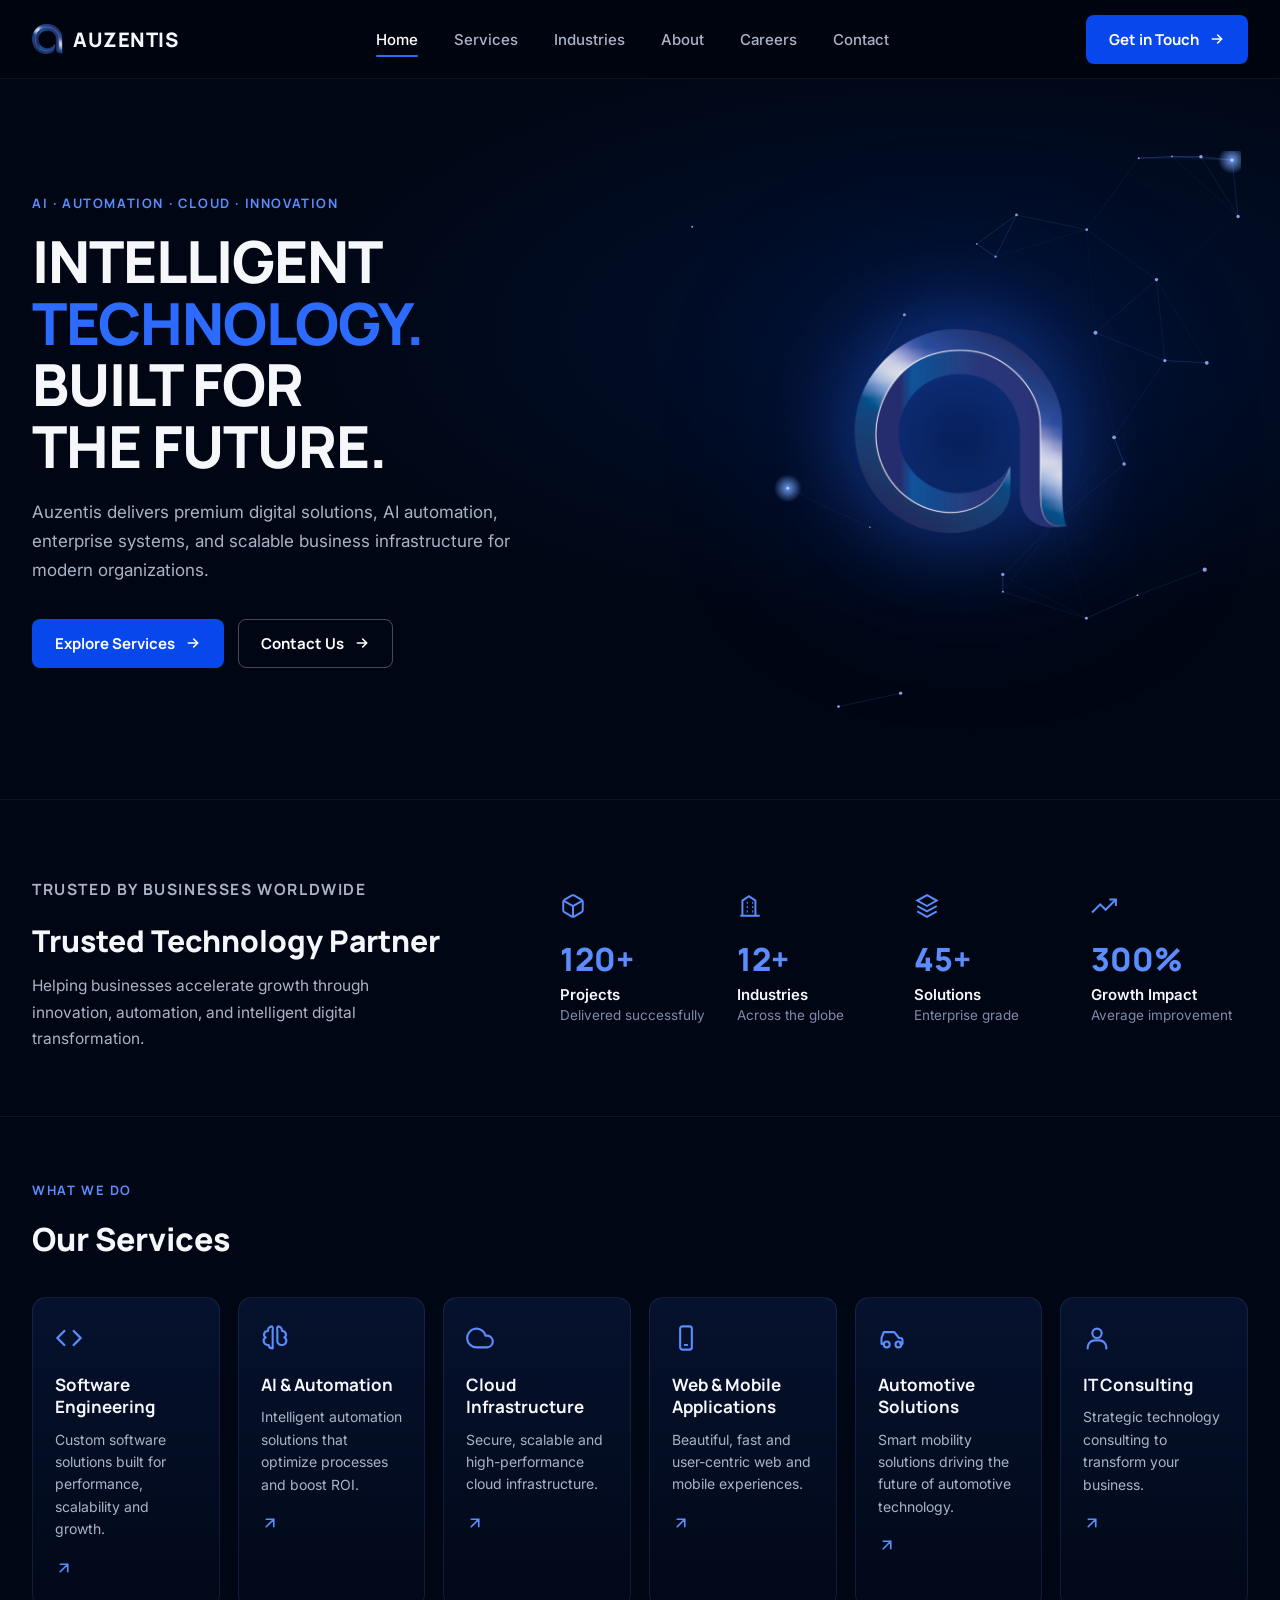
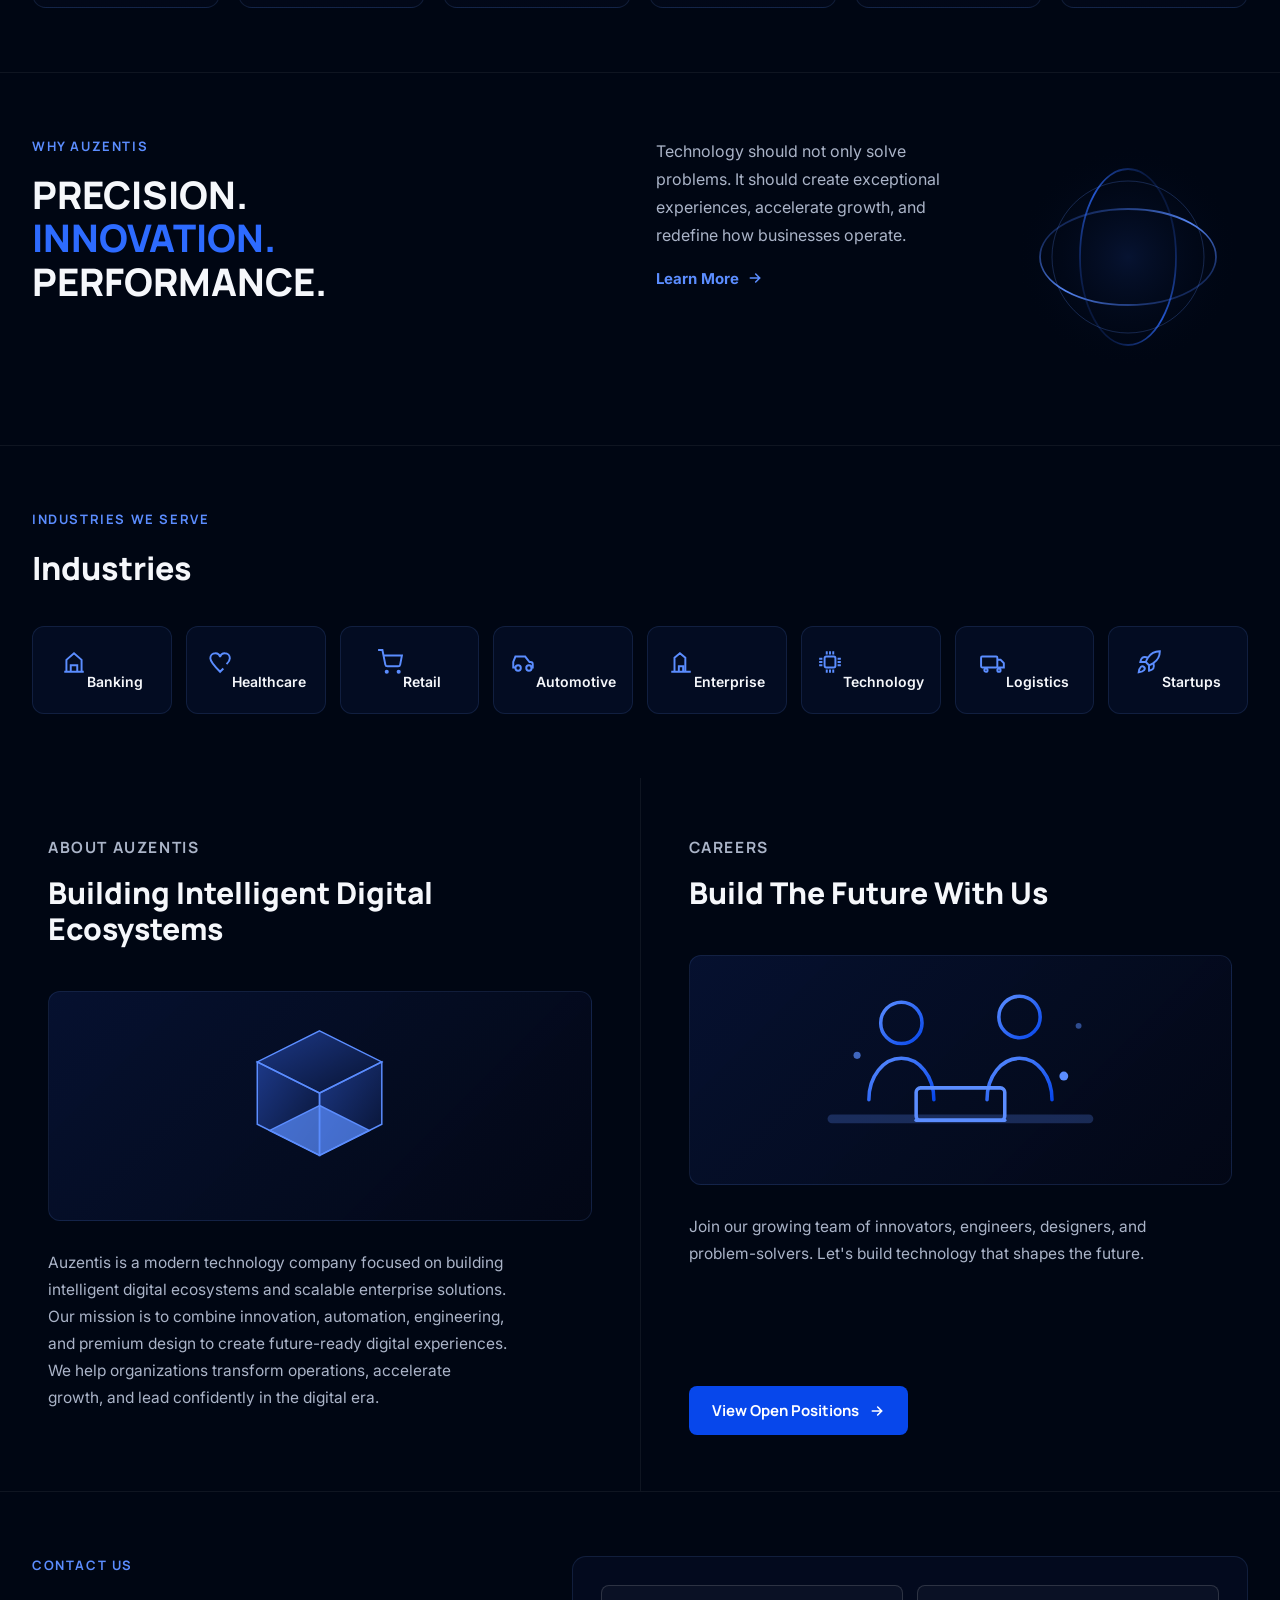
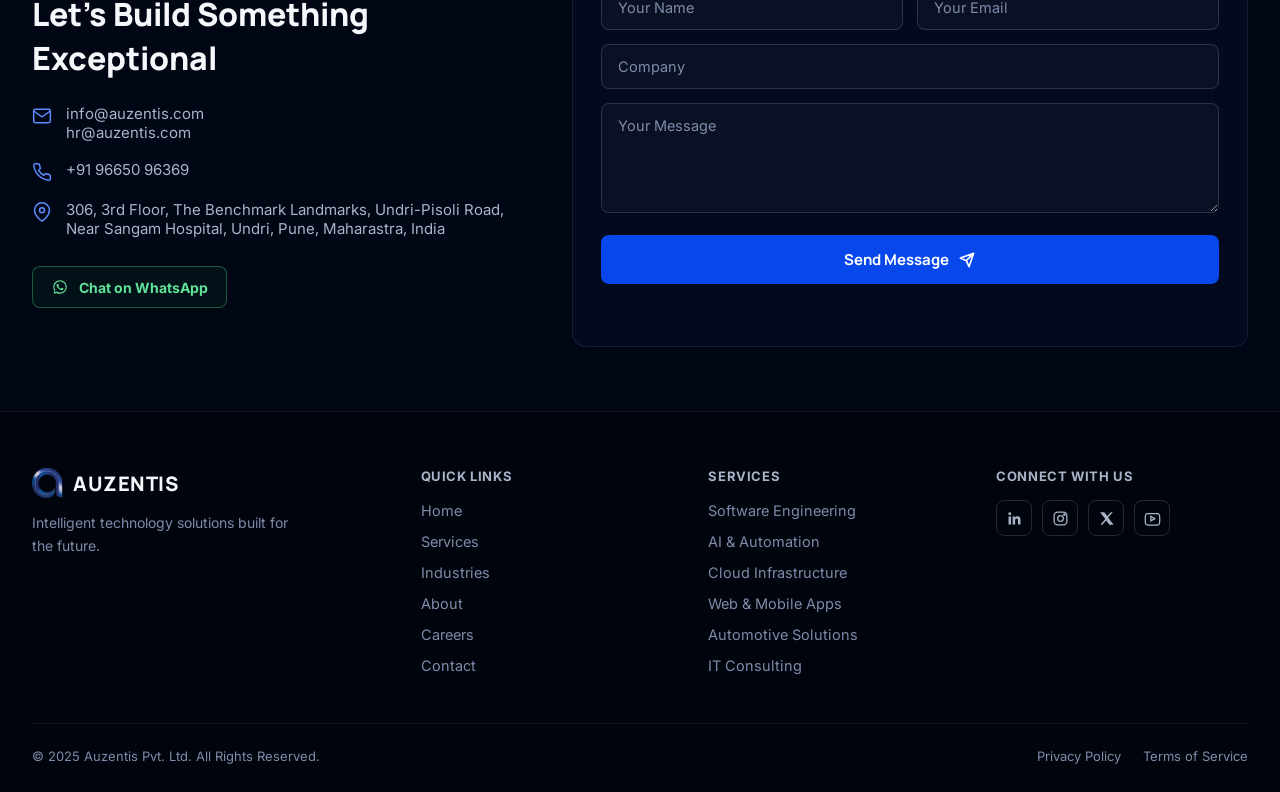
<file: index.html>
<!DOCTYPE html>
<html lang="en">
<head>
<meta charset="UTF-8">
<meta name="viewport" content="width=device-width, initial-scale=1.0">
<title>Auzentis - Intelligent Technology. Built For The Future.</title>
<meta name="description" content="Auzentis delivers premium digital solutions, AI automation, enterprise systems, and scalable business infrastructure for modern organizations.">
<link rel="icon" type="image/png" href="assets/favicon-32.png">
<link rel="apple-touch-icon" href="assets/apple-touch-icon.png">
<link rel="preconnect" href="https://fonts.googleapis.com">
<link rel="preconnect" href="https://fonts.gstatic.com" crossorigin>
<link href="https://fonts.googleapis.com/css2?family=Inter:wght@400;500;600;700;800;900&family=Manrope:wght@400;500;600;700;800&display=swap" rel="stylesheet">
<style>
  :root{
    --bg-0:#00040c;
    --bg-1:#000613;
    --bg-2:#000a1a;
    --bg-3:#02091c;
    --card:#04123180;
    --card-solid:#071534;
    --border-soft:rgba(70,100,170,0.22);
    --border-strong:rgba(110,150,255,0.3);
    --blue:#0747eb;
    --blue-bright:#2d6bff;
    --blue-light:#5b8dff;
    --white:#f5f7fb;
    --grey:#aab4c8;
    --grey-dim:#7f8baa;
    --radius:14px;
    --maxw:1280px;
    --font-display:'Manrope', 'Inter', sans-serif;
    --font-body:'Inter', sans-serif;
  }

  *{margin:0;padding:0;box-sizing:border-box;}

  html{scroll-behavior:smooth;}

  body{
    background:var(--bg-1);
    color:var(--white);
    font-family:var(--font-body);
    -webkit-font-smoothing:antialiased;
    overflow-x:hidden;
  }

  a{color:inherit;text-decoration:none;}
  ul{list-style:none;}
  button{font-family:inherit;cursor:pointer;}

  img{max-width:100%;display:block;}

  .wrap{
    max-width:var(--maxw);
    margin:0 auto;
    padding:0 32px;
  }

  :focus-visible{
    outline:2px solid var(--blue-light);
    outline-offset:3px;
    border-radius:4px;
  }

  /* ---------- Buttons ---------- */
  .btn{
    display:inline-flex;
    align-items:center;
    gap:10px;
    font-family:var(--font-display);
    font-weight:700;
    font-size:15px;
    padding:13px 22px;
    border-radius:8px;
    border:1px solid transparent;
    transition:transform .15s ease, box-shadow .15s ease, background .15s ease, border-color .15s ease;
    white-space:nowrap;
  }
  .btn svg{transition:transform .2s ease;}
  .btn:hover svg{transform:translateX(3px);}
  .btn-primary{
    background:var(--blue);
    color:#fff;
    box-shadow:0 0 0 0 rgba(7,71,235,0.5);
  }
  .btn-primary:hover{
    background:var(--blue-bright);
    box-shadow:0 6px 24px -4px rgba(13,90,255,0.55);
    transform:translateY(-1px);
  }
  .btn-outline{
    background:transparent;
    border:1px solid rgba(255,255,255,0.28);
    color:#fff;
  }
  .btn-outline:hover{
    border-color:rgba(255,255,255,0.6);
    background:rgba(255,255,255,0.04);
    transform:translateY(-1px);
  }
  .btn-sm{padding:11px 18px;font-size:14px;}

  /* ---------- Header ---------- */
  header{
    position:sticky;
    top:0;
    z-index:200;
    background:rgba(0,4,12,0.78);
    backdrop-filter:blur(14px) saturate(140%);
    -webkit-backdrop-filter:blur(14px) saturate(140%);
    border-bottom:1px solid rgba(255,255,255,0.06);
  }
  .nav-row{
    display:flex;
    align-items:center;
    justify-content:space-between;
    height:78px;
    gap:24px;
  }
  .brand{
    display:flex;
    align-items:center;
    gap:10px;
    font-family:var(--font-display);
    font-weight:800;
    font-size:20px;
    letter-spacing:0.5px;
    flex-shrink:0;
  }
  .brand img{height:30px;width:auto;}

  nav.primary-nav{flex:1;}
  nav.primary-nav ul{
    display:flex;
    align-items:center;
    justify-content:center;
    gap:36px;
  }
  nav.primary-nav a{
    font-size:15px;
    font-weight:500;
    color:var(--grey);
    position:relative;
    padding:6px 0;
    transition:color .15s ease;
  }
  nav.primary-nav a:hover{color:#fff;}
  nav.primary-nav a.active{color:#fff;}
  nav.primary-nav a.active::after{
    content:'';
    position:absolute;
    left:0; right:0; bottom:-2px;
    height:2px;
    background:var(--blue-bright);
    border-radius:2px;
  }

  .header-cta{flex-shrink:0;}
  .header-cta .btn{display:none;}
  @media (min-width:880px){
    .header-cta .btn{display:inline-flex;}
  }

  .mobile-toggle{
    display:flex;
    flex-direction:column;
    justify-content:center;
    gap:5px;
    width:34px;
    height:34px;
    background:none;
    border:none;
  }
  .mobile-toggle span{
    display:block;
    height:2px;
    width:100%;
    background:#fff;
    border-radius:2px;
    transition:transform .25s ease, opacity .25s ease;
  }
  .mobile-toggle.open span:nth-child(1){transform:translateY(7px) rotate(45deg);}
  .mobile-toggle.open span:nth-child(2){opacity:0;}
  .mobile-toggle.open span:nth-child(3){transform:translateY(-7px) rotate(-45deg);}

  .mobile-menu{
    position:fixed;
    top:78px;
    left:0; right:0;
    background:#00040c;
    border-bottom:1px solid rgba(255,255,255,0.08);
    max-height:0;
    overflow:hidden;
    transition:max-height .35s ease;
    z-index:199;
  }
  .mobile-menu.open{max-height:calc(100vh - 78px);overflow-y:auto;}
  .mobile-menu ul{
    display:flex;
    flex-direction:column;
    padding:8px 32px 28px;
  }
  .mobile-menu a{
    display:block;
    padding:14px 0;
    font-size:17px;
    font-weight:600;
    border-bottom:1px solid rgba(255,255,255,0.06);
    color:#fff;
  }
  .mobile-menu .btn{margin-top:18px;width:100%;justify-content:center;}

  @media (min-width:880px){
    .mobile-toggle{display:none;}
    .mobile-menu{display:none;}
  }
  @media (max-width:879px){
    nav.primary-nav{display:none;}
  }

  /* ---------- Hero ---------- */
  .hero{
    position:relative;
    background:radial-gradient(ellipse 90% 70% at 75% 35%, rgba(7,40,110,0.35), transparent 60%), var(--bg-1);
    padding:72px 0 88px;
    overflow:hidden;
  }
  .hero-grid{
    display:grid;
    grid-template-columns:1fr;
    gap:48px;
    align-items:center;
  }
  @media (min-width:960px){
    .hero-grid{grid-template-columns:1.05fr 1fr;gap:40px;}
  }
  .eyebrow{
    font-family:var(--font-display);
    font-size:13px;
    font-weight:700;
    letter-spacing:1.6px;
    color:var(--blue-light);
    text-transform:uppercase;
    margin-bottom:18px;
  }
  .hero h1{
    font-family:var(--font-display);
    font-weight:800;
    font-size:clamp(38px, 6vw, 58px);
    line-height:1.06;
    letter-spacing:-1px;
    text-transform:uppercase;
  }
  .hero h1 .accent{color:var(--blue-bright);}
  .hero p.lead{
    margin-top:22px;
    font-size:17px;
    line-height:1.7;
    color:var(--grey);
    max-width:480px;
  }
  .hero-actions{
    display:flex;
    gap:14px;
    margin-top:34px;
    flex-wrap:wrap;
  }
  .hero-visual{
    position:relative;
    aspect-ratio:1/1;
    width:100%;
    max-width:560px;
    margin:0 auto;
  }
  .hero-visual canvas{
    width:100%;
    height:100%;
    display:block;
  }
  .hero-logo-mark{
    position:absolute;
    top:50%;
    left:50%;
    transform:translate(-50%,-50%);
    width:38%;
    max-width:220px;
    filter:drop-shadow(0 0 40px rgba(45,107,255,0.55)) drop-shadow(0 0 90px rgba(7,71,235,0.35));
    pointer-events:none;
    z-index:2;
    animation:logoFloat 6s ease-in-out infinite;
  }
  @keyframes logoFloat{
    0%,100%{transform:translate(-50%,-50%) translateY(0);}
    50%{transform:translate(-50%,-50%) translateY(-10px);}
  }
  @media (prefers-reduced-motion: reduce){
    .hero-logo-mark{animation:none;}
  }

  /* ---------- Stats / Trusted ---------- */
  .section{
    padding:64px 0;
    border-top:1px solid rgba(255,255,255,0.06);
  }
  .section-tight{padding:56px 0;}

  .trusted-grid{
    display:grid;
    grid-template-columns:1fr;
    gap:36px;
    align-items:center;
  }
  @media (min-width:760px){
    .trusted-grid{grid-template-columns:1fr 1.4fr;}
  }
  .trusted-copy h2{
    font-family:var(--font-display);
    font-size:clamp(24px,3.4vw,30px);
    font-weight:800;
    margin-top:6px;
  }
  .trusted-copy p{
    margin-top:12px;
    color:var(--grey);
    font-size:15.5px;
    line-height:1.7;
    max-width:420px;
  }
  .stats-row{
    display:grid;
    grid-template-columns:repeat(2,1fr);
    gap:28px 20px;
  }
  @media (min-width:560px){
    .stats-row{grid-template-columns:repeat(4,1fr);}
  }
  .stat-icon{
    color:var(--blue-light);
    margin-bottom:14px;
  }
  .stat-num{
    font-family:var(--font-display);
    font-weight:800;
    font-size:clamp(26px,3.4vw,32px);
    color:var(--blue-light);
  }
  .stat-label{
    font-weight:600;
    font-size:15px;
    margin-top:4px;
  }
  .stat-sub{
    color:var(--grey-dim);
    font-size:13.5px;
    margin-top:3px;
  }

  /* ---------- Services ---------- */
  .section-head{margin-bottom:36px;}
  .section-head h2{
    font-family:var(--font-display);
    font-size:clamp(26px,3.6vw,32px);
    font-weight:800;
    margin-top:6px;
  }
  .services-grid{
    display:grid;
    grid-template-columns:1fr;
    gap:18px;
  }
  @media (min-width:620px){
    .services-grid{grid-template-columns:repeat(2,1fr);}
  }
  @media (min-width:960px){
    .services-grid{grid-template-columns:repeat(3,1fr);}
  }
  @media (min-width:1180px){
    .services-grid{grid-template-columns:repeat(6,1fr);}
  }
  .card{
    background:linear-gradient(180deg, rgba(10,28,68,0.55), rgba(4,12,32,0.4));
    border:1px solid var(--border-soft);
    border-radius:var(--radius);
    padding:26px 22px;
    transition:border-color .2s ease, transform .2s ease, background .2s ease;
  }
  .card:hover{
    border-color:var(--border-strong);
    transform:translateY(-3px);
    background:linear-gradient(180deg, rgba(14,36,86,0.6), rgba(4,12,32,0.45));
  }
  .card-icon{
    color:var(--blue-light);
    margin-bottom:18px;
  }
  .card h3{
    font-family:var(--font-display);
    font-size:17px;
    font-weight:700;
    line-height:1.3;
  }
  .card p{
    margin-top:10px;
    color:var(--grey);
    font-size:14px;
    line-height:1.6;
  }
  .card-arrow{
    margin-top:18px;
    color:var(--blue-light);
  }

  /* ---------- Why Auzentis ---------- */
  .why-grid{
    display:grid;
    grid-template-columns:1fr;
    gap:32px;
    align-items:start;
  }
  @media (min-width:900px){
    .why-grid{grid-template-columns:1fr 1fr;}
  }
  .why-heading{
    font-family:var(--font-display);
    font-size:clamp(28px,4.2vw,38px);
    font-weight:800;
    line-height:1.15;
    text-transform:uppercase;
  }
  .why-heading .accent{color:var(--blue-bright);}
  .why-text{
    display:grid;
    grid-template-columns:1fr;
    gap:24px;
    align-items:start;
  }
  @media (min-width:560px){
    .why-text{grid-template-columns:1.15fr 1fr;}
  }
  .why-text p{
    color:var(--grey);
    font-size:16px;
    line-height:1.75;
    max-width:460px;
  }
  .learn-more{
    display:inline-flex;
    align-items:center;
    gap:8px;
    color:var(--blue-light);
    font-weight:700;
    font-size:15px;
  }
  .learn-more svg{transition:transform .2s ease;}
  .learn-more:hover svg{transform:translateX(4px);}
  .why-copy{
    display:flex;
    flex-direction:column;
    gap:20px;
  }
  .ring-visual{
    aspect-ratio:1/1;
    width:100%;
    max-width:240px;
    margin:0 auto;
  }
  @media (min-width:560px){
    .ring-visual{margin:0 0 0 auto;}
  }

  /* ---------- Industries ---------- */
  .industries-grid{
    display:grid;
    grid-template-columns:repeat(2,1fr);
    gap:14px;
  }
  @media (min-width:600px){
    .industries-grid{grid-template-columns:repeat(4,1fr);}
  }
  @media (min-width:1000px){
    .industries-grid{grid-template-columns:repeat(8,1fr);}
  }
  .industry-card{
    background:rgba(8,22,54,0.45);
    border:1px solid var(--border-soft);
    border-radius:12px;
    padding:22px 12px;
    text-align:center;
    transition:border-color .2s ease, transform .2s ease;
  }
  .industry-card:hover{
    border-color:var(--border-strong);
    transform:translateY(-2px);
  }
  .industry-card svg{color:var(--blue-light);margin-bottom:12px;}
  .industry-card span{font-size:14px;font-weight:600;}

  /* ---------- About / Careers split ---------- */
  .split-grid{
    display:grid;
    grid-template-columns:1fr;
    gap:1px;
    background:rgba(255,255,255,0.06);
  }
  @media (min-width:880px){
    .split-grid{grid-template-columns:1fr 1fr;}
  }
  .split-panel{
    background:var(--bg-1);
    padding:48px 32px;
    display:flex;
    flex-direction:column;
  }
  @media (min-width:880px){
    .split-panel{padding:56px 48px;}
  }
  .split-panel .eyebrow{margin-bottom:14px;}
  .split-panel h2{
    font-family:var(--font-display);
    font-size:clamp(24px,3.2vw,30px);
    font-weight:800;
    line-height:1.2;
    margin-bottom:16px;
  }
  .split-panel p{
    color:var(--grey);
    font-size:15.5px;
    line-height:1.75;
    max-width:460px;
    margin-bottom:24px;
  }
  .split-visual{
    margin:28px 0;
    border-radius:12px;
    overflow:hidden;
    height:230px;
    background:linear-gradient(135deg, rgba(8,22,60,0.7), rgba(3,8,22,0.9));
    border:1px solid var(--border-soft);
    display:flex;
    align-items:center;
    justify-content:center;
    flex-shrink:0;
  }
  .careers-cta{
    margin-top:auto;
    align-self:flex-start;
  }
  .careers-photo{
    width:100%;height:100%;object-fit:cover;
  }

  /* ---------- Contact ---------- */
  .contact-grid{
    display:grid;
    grid-template-columns:1fr;
    gap:40px;
  }
  @media (min-width:960px){
    .contact-grid{grid-template-columns:0.85fr 1.15fr;}
  }
  .contact-info h2{
    font-family:var(--font-display);
    font-size:clamp(26px,3.6vw,32px);
    font-weight:800;
    margin-top:6px;
    margin-bottom:24px;
  }
  .contact-line{
    display:flex;
    align-items:flex-start;
    gap:14px;
    margin-bottom:18px;
    font-size:15px;
    color:var(--grey);
  }
  .contact-line svg{color:var(--blue-light);flex-shrink:0;margin-top:2px;}
  .contact-line a{color:var(--grey);transition:color .15s ease;}
  .contact-line a:hover{color:#fff;}
  .whatsapp-btn{
    margin-top:10px;
    display:inline-flex;
    align-items:center;
    gap:10px;
    border:1px solid rgba(60,200,120,0.4);
    color:#5fe39a;
    padding:11px 18px;
    border-radius:8px;
    font-weight:700;
    font-size:14px;
    background:rgba(40,180,100,0.06);
    transition:background .2s ease, border-color .2s ease;
  }
  .whatsapp-btn:hover{
    background:rgba(40,180,100,0.14);
    border-color:rgba(60,200,120,0.7);
  }

  .form-card{
    background:rgba(6,16,40,0.55);
    border:1px solid var(--border-soft);
    border-radius:var(--radius);
    padding:28px;
  }
  .form-row{
    display:grid;
    grid-template-columns:1fr;
    gap:14px;
    margin-bottom:14px;
  }
  @media (min-width:540px){
    .form-row.two{grid-template-columns:1fr 1fr;}
  }
  .field input,
  .field textarea{
    width:100%;
    background:rgba(255,255,255,0.03);
    border:1px solid rgba(255,255,255,0.14);
    border-radius:8px;
    padding:13px 16px;
    color:#fff;
    font-family:inherit;
    font-size:14.5px;
    transition:border-color .15s ease, background .15s ease;
  }
  .field input::placeholder,
  .field textarea::placeholder{color:var(--grey-dim);}
  .field input:focus,
  .field textarea:focus{
    border-color:var(--blue-light);
    background:rgba(255,255,255,0.05);
    outline:none;
  }
  .field textarea{resize:vertical;min-height:110px;}
  .form-card .btn{width:100%;justify-content:center;margin-top:4px;}
  .form-status{
    margin-top:14px;
    font-size:14px;
    min-height:20px;
    color:#5fe39a;
  }
  .form-status.error{color:#ff8585;}

  /* ---------- Footer ---------- */
  footer{
    border-top:1px solid rgba(255,255,255,0.06);
    background:var(--bg-0);
    padding:56px 0 28px;
  }
  .footer-grid{
    display:grid;
    grid-template-columns:1fr;
    gap:36px;
  }
  @media (min-width:760px){
    .footer-grid{grid-template-columns:1.4fr 1fr 1fr 1fr;}
  }
  .footer-brand .brand{margin-bottom:14px;}
  .footer-brand p{
    color:var(--grey-dim);
    font-size:14px;
    line-height:1.6;
    max-width:260px;
  }
  .footer-col h4{
    font-size:13px;
    font-weight:700;
    letter-spacing:0.6px;
    text-transform:uppercase;
    color:var(--grey);
    margin-bottom:16px;
  }
  .footer-col ul{display:flex;flex-direction:column;gap:11px;}
  .footer-col a{
    color:var(--grey-dim);
    font-size:14.5px;
    transition:color .15s ease;
  }
  .footer-col a:hover{color:#fff;}
  .social-row{display:flex;gap:10px;margin-top:6px;}
  .social-row a{
    width:36px;height:36px;
    display:flex;align-items:center;justify-content:center;
    border:1px solid rgba(255,255,255,0.14);
    border-radius:8px;
    color:var(--grey);
    transition:border-color .15s ease, color .15s ease, background .15s ease;
  }
  .social-row a:hover{
    border-color:rgba(255,255,255,0.4);
    color:#fff;
    background:rgba(255,255,255,0.04);
  }
  .footer-bottom{
    margin-top:48px;
    padding-top:24px;
    border-top:1px solid rgba(255,255,255,0.06);
    display:flex;
    flex-direction:column;
    gap:10px;
    align-items:center;
    text-align:center;
  }
  @media (min-width:700px){
    .footer-bottom{flex-direction:row;justify-content:space-between;text-align:left;}
  }
  .footer-bottom p{color:var(--grey-dim);font-size:13px;}
  .footer-bottom .legal-links{display:flex;gap:22px;}
  .footer-bottom .legal-links a{color:var(--grey-dim);font-size:13px;}
  .footer-bottom .legal-links a:hover{color:#fff;}

  /* ---------- Reveal animation ---------- */
  .reveal{
    opacity:0;
    transform:translateY(18px);
    transition:opacity .6s ease, transform .6s ease;
  }
  .reveal.in{opacity:1;transform:translateY(0);}

  @media (prefers-reduced-motion: reduce){
    .reveal{opacity:1;transform:none;transition:none;}
    html{scroll-behavior:auto;}
  }

  /* ---------- Ring animation ---------- */
  .spin-slow{animation:spin 14s linear infinite;}
  .spin-rev{animation:spinRev 18s linear infinite;}
  .spin-mid{animation:spin 24s linear infinite;}
  @keyframes spin{from{transform:rotate(0deg);}to{transform:rotate(360deg);}}
  @keyframes spinRev{from{transform:rotate(360deg);}to{transform:rotate(0deg);}}
  @media (prefers-reduced-motion: reduce){
    .spin-slow,.spin-rev,.spin-mid{animation:none;}
  }
</style>
</head>
<body>

<header>
  <div class="wrap nav-row">
    <a href="#home" class="brand">
      <img src="assets/icon_trimmed.png" alt="Auzentis logo">
      AUZENTIS
    </a>
    <nav class="primary-nav" aria-label="Primary">
      <ul>
        <li><a href="#home" class="active">Home</a></li>
        <li><a href="#services">Services</a></li>
        <li><a href="#industries">Industries</a></li>
        <li><a href="#about">About</a></li>
        <li><a href="#careers">Careers</a></li>
        <li><a href="#contact">Contact</a></li>
      </ul>
    </nav>
    <div class="header-cta">
      <a href="#contact" class="btn btn-primary">Get in Touch
        <svg width="16" height="16" viewBox="0 0 24 24" fill="none" stroke="currentColor" stroke-width="2.4" stroke-linecap="round"><path d="M5 12h14M13 6l6 6-6 6"/></svg>
      </a>
    </div>
    <button class="mobile-toggle" id="mobileToggle" aria-label="Toggle menu" aria-expanded="false">
      <span></span><span></span><span></span>
    </button>
  </div>
  <div class="mobile-menu" id="mobileMenu">
    <ul>
      <li><a href="#home">Home</a></li>
      <li><a href="#services">Services</a></li>
      <li><a href="#industries">Industries</a></li>
      <li><a href="#about">About</a></li>
      <li><a href="#careers">Careers</a></li>
      <li><a href="#contact">Contact</a></li>
    </ul>
    <div class="wrap" style="padding:0 32px;">
      <a href="#contact" class="btn btn-primary">Get in Touch
        <svg width="16" height="16" viewBox="0 0 24 24" fill="none" stroke="currentColor" stroke-width="2.4" stroke-linecap="round"><path d="M5 12h14M13 6l6 6-6 6"/></svg>
      </a>
    </div>
  </div>
</header>

<main>

  <!-- HERO -->
  <section class="hero" id="home">
    <div class="wrap hero-grid">
      <div>
        <p class="eyebrow">AI &middot; AUTOMATION &middot; CLOUD &middot; INNOVATION</p>
        <h1>INTELLIGENT<br><span class="accent">TECHNOLOGY.</span><br>BUILT FOR<br>THE FUTURE.</h1>
        <p class="lead">Auzentis delivers premium digital solutions, AI automation, enterprise systems, and scalable business infrastructure for modern organizations.</p>
        <div class="hero-actions">
          <a href="#services" class="btn btn-primary">Explore Services
            <svg width="16" height="16" viewBox="0 0 24 24" fill="none" stroke="currentColor" stroke-width="2.4" stroke-linecap="round"><path d="M5 12h14M13 6l6 6-6 6"/></svg>
          </a>
          <a href="#contact" class="btn btn-outline">Contact Us
            <svg width="16" height="16" viewBox="0 0 24 24" fill="none" stroke="currentColor" stroke-width="2.4" stroke-linecap="round"><path d="M5 12h14M13 6l6 6-6 6"/></svg>
          </a>
        </div>
      </div>
      <div class="hero-visual">
        <canvas id="networkCanvas" aria-hidden="true"></canvas>
        <img class="hero-logo-mark" src="assets/logo_hero_trimmed.png" alt="Auzentis logo mark">
      </div>
    </div>
  </section>

  <!-- TRUSTED / STATS -->
  <section class="section" id="trusted">
    <div class="wrap">
      <div class="trusted-grid">
        <div class="trusted-copy reveal">
          <p class="eyebrow">TRUSTED BY BUSINESSES WORLDWIDE</p>
          <h2>Trusted Technology Partner</h2>
          <p>Helping businesses accelerate growth through innovation, automation, and intelligent digital transformation.</p>
        </div>
        <div class="stats-row">
          <div class="reveal">
            <div class="stat-icon"><svg width="26" height="26" viewBox="0 0 24 24" fill="none" stroke="currentColor" stroke-width="1.8"><path d="M21 16V8a2 2 0 0 0-1-1.73l-7-4a2 2 0 0 0-2 0l-7 4A2 2 0 0 0 3 8v8a2 2 0 0 0 1 1.73l7 4a2 2 0 0 0 2 0l7-4A2 2 0 0 0 21 16z"/><path d="M3.27 6.96L12 12.01l8.73-5.05M12 22.08V12"/></svg></div>
            <div class="stat-num">120+</div>
            <div class="stat-label">Projects</div>
            <div class="stat-sub">Delivered successfully</div>
          </div>
          <div class="reveal">
            <div class="stat-icon"><svg width="26" height="26" viewBox="0 0 24 24" fill="none" stroke="currentColor" stroke-width="1.8"><path d="M3 21h18M5 21V7l6-4 6 4v14M9 9h1m4 0h1m-6 4h1m4 0h1m-6 4h1m4 0h1"/></svg></div>
            <div class="stat-num">12+</div>
            <div class="stat-label">Industries</div>
            <div class="stat-sub">Across the globe</div>
          </div>
          <div class="reveal">
            <div class="stat-icon"><svg width="26" height="26" viewBox="0 0 24 24" fill="none" stroke="currentColor" stroke-width="1.8"><path d="M12 2 3 7l9 5 9-5-9-5zM3 12l9 5 9-5M3 17l9 5 9-5"/></svg></div>
            <div class="stat-num">45+</div>
            <div class="stat-label">Solutions</div>
            <div class="stat-sub">Enterprise grade</div>
          </div>
          <div class="reveal">
            <div class="stat-icon"><svg width="26" height="26" viewBox="0 0 24 24" fill="none" stroke="currentColor" stroke-width="1.8"><path d="M23 6l-9.5 9.5-5-5L1 18"/><path d="M17 6h6v6"/></svg></div>
            <div class="stat-num">300%</div>
            <div class="stat-label">Growth Impact</div>
            <div class="stat-sub">Average improvement</div>
          </div>
        </div>
      </div>
    </div>
  </section>

  <!-- SERVICES -->
  <section class="section" id="services">
    <div class="wrap">
      <div class="section-head reveal">
        <p class="eyebrow">WHAT WE DO</p>
        <h2>Our Services</h2>
      </div>
      <div class="services-grid">

        <div class="card reveal">
          <div class="card-icon"><svg width="28" height="28" viewBox="0 0 24 24" fill="none" stroke="currentColor" stroke-width="2" stroke-linecap="round" stroke-linejoin="round"><polyline points="16 18 22 12 16 6"/><polyline points="8 6 2 12 8 18"/></svg></div>
          <h3>Software Engineering</h3>
          <p>Custom software solutions built for performance, scalability and growth.</p>
          <div class="card-arrow"><svg width="18" height="18" viewBox="0 0 24 24" fill="none" stroke="currentColor" stroke-width="2.2" stroke-linecap="round"><path d="M17 7 7 17M7 7h10v10"/></svg></div>
        </div>

        <div class="card reveal">
          <div class="card-icon"><svg width="28" height="28" viewBox="0 0 24 24" fill="none" stroke="currentColor" stroke-width="1.8" stroke-linecap="round" stroke-linejoin="round"><path d="M9.5 2a3.5 3.5 0 0 0-3.5 3.5v.5a3 3 0 0 0-2 5.5 3.5 3.5 0 0 0 1.5 6.5h1A3.5 3.5 0 0 0 10 21V5.5A3.5 3.5 0 0 0 9.5 2zM14.5 2A3.5 3.5 0 0 1 18 5.5v.5a3 3 0 0 1 2 5.5 3.5 3.5 0 0 1-1.5 6.5h-1a3.5 3.5 0 0 1-3.5-3.5V5.5A3.5 3.5 0 0 1 14.5 2z"/></svg></div>
          <h3>AI &amp; Automation</h3>
          <p>Intelligent automation solutions that optimize processes and boost ROI.</p>
          <div class="card-arrow"><svg width="18" height="18" viewBox="0 0 24 24" fill="none" stroke="currentColor" stroke-width="2.2" stroke-linecap="round"><path d="M17 7 7 17M7 7h10v10"/></svg></div>
        </div>

        <div class="card reveal">
          <div class="card-icon"><svg width="28" height="28" viewBox="0 0 24 24" fill="none" stroke="currentColor" stroke-width="1.8" stroke-linecap="round" stroke-linejoin="round"><path d="M18 10h-1.26A8 8 0 1 0 9 20h9a5 5 0 0 0 0-10z"/></svg></div>
          <h3>Cloud Infrastructure</h3>
          <p>Secure, scalable and high-performance cloud infrastructure.</p>
          <div class="card-arrow"><svg width="18" height="18" viewBox="0 0 24 24" fill="none" stroke="currentColor" stroke-width="2.2" stroke-linecap="round"><path d="M17 7 7 17M7 7h10v10"/></svg></div>
        </div>

        <div class="card reveal">
          <div class="card-icon"><svg width="28" height="28" viewBox="0 0 24 24" fill="none" stroke="currentColor" stroke-width="1.8" stroke-linecap="round" stroke-linejoin="round"><rect x="7" y="2" width="10" height="20" rx="2"/><path d="M11 18h2"/></svg></div>
          <h3>Web &amp; Mobile Applications</h3>
          <p>Beautiful, fast and user-centric web and mobile experiences.</p>
          <div class="card-arrow"><svg width="18" height="18" viewBox="0 0 24 24" fill="none" stroke="currentColor" stroke-width="2.2" stroke-linecap="round"><path d="M17 7 7 17M7 7h10v10"/></svg></div>
        </div>

        <div class="card reveal">
          <div class="card-icon"><svg width="28" height="28" viewBox="0 0 24 24" fill="none" stroke="currentColor" stroke-width="1.8" stroke-linecap="round" stroke-linejoin="round"><path d="M5 17h-2v-5l2-5h9l4 5h1a2 2 0 0 1 2 2v3h-2"/><circle cx="7.5" cy="17.5" r="2.5"/><circle cx="17.5" cy="17.5" r="2.5"/></svg></div>
          <h3>Automotive Solutions</h3>
          <p>Smart mobility solutions driving the future of automotive technology.</p>
          <div class="card-arrow"><svg width="18" height="18" viewBox="0 0 24 24" fill="none" stroke="currentColor" stroke-width="2.2" stroke-linecap="round"><path d="M17 7 7 17M7 7h10v10"/></svg></div>
        </div>

        <div class="card reveal">
          <div class="card-icon"><svg width="28" height="28" viewBox="0 0 24 24" fill="none" stroke="currentColor" stroke-width="1.8" stroke-linecap="round" stroke-linejoin="round"><circle cx="12" cy="8" r="4"/><path d="M4 21v-1a6 6 0 0 1 6-6h4a6 6 0 0 1 6 6v1"/></svg></div>
          <h3>IT Consulting</h3>
          <p>Strategic technology consulting to transform your business.</p>
          <div class="card-arrow"><svg width="18" height="18" viewBox="0 0 24 24" fill="none" stroke="currentColor" stroke-width="2.2" stroke-linecap="round"><path d="M17 7 7 17M7 7h10v10"/></svg></div>
        </div>

      </div>
    </div>
  </section>

  <!-- WHY AUZENTIS -->
  <section class="section">
    <div class="wrap">
      <div class="why-grid">
        <div class="reveal">
          <p class="eyebrow">WHY AUZENTIS</p>
          <h2 class="why-heading">PRECISION.<br><span class="accent">INNOVATION.</span><br>PERFORMANCE.</h2>
        </div>
        <div class="why-text reveal">
          <div class="why-copy">
            <p>Technology should not only solve problems. It should create exceptional experiences, accelerate growth, and redefine how businesses operate.</p>
            <a href="#about" class="learn-more">Learn More
              <svg width="16" height="16" viewBox="0 0 24 24" fill="none" stroke="currentColor" stroke-width="2.4" stroke-linecap="round"><path d="M5 12h14M13 6l6 6-6 6"/></svg>
            </a>
          </div>
          <div class="ring-visual reveal" aria-hidden="true">
            <svg viewBox="0 0 300 300" width="100%" height="100%">
              <defs>
                <radialGradient id="ringGlow" cx="50%" cy="50%" r="50%">
                  <stop offset="0%" stop-color="#1a3a8c" stop-opacity="0.25"/>
                  <stop offset="100%" stop-color="#000613" stop-opacity="0"/>
                </radialGradient>
                <linearGradient id="ringStroke1" x1="0%" y1="0%" x2="100%" y2="100%">
                  <stop offset="0%" stop-color="#1c3f99" stop-opacity="0.2"/>
                  <stop offset="50%" stop-color="#5b8dff" stop-opacity="0.95"/>
                  <stop offset="100%" stop-color="#1c3f99" stop-opacity="0.2"/>
                </linearGradient>
                <linearGradient id="ringStroke2" x1="100%" y1="0%" x2="0%" y2="100%">
                  <stop offset="0%" stop-color="#1c3f99" stop-opacity="0"/>
                  <stop offset="50%" stop-color="#2d6bff" stop-opacity="0.8"/>
                  <stop offset="100%" stop-color="#1c3f99" stop-opacity="0"/>
                </linearGradient>
              </defs>
              <circle cx="150" cy="150" r="140" fill="url(#ringGlow)"/>
              <g class="spin-slow" style="transform-origin:150px 150px;">
                <ellipse cx="150" cy="150" rx="110" ry="60" fill="none" stroke="url(#ringStroke1)" stroke-width="2.2"/>
              </g>
              <g class="spin-rev" style="transform-origin:150px 150px;">
                <ellipse cx="150" cy="150" rx="60" ry="110" fill="none" stroke="url(#ringStroke2)" stroke-width="2.2"/>
              </g>
              <g class="spin-mid" style="transform-origin:150px 150px;">
                <ellipse cx="150" cy="150" rx="95" ry="95" fill="none" stroke="rgba(91,141,255,0.3)" stroke-width="1"/>
              </g>
            </svg>
          </div>
        </div>
      </div>
    </div>
  </section>

  <!-- INDUSTRIES -->
  <section class="section" id="industries">
    <div class="wrap">
      <div class="section-head reveal">
        <p class="eyebrow">INDUSTRIES WE SERVE</p>
        <h2>Industries</h2>
      </div>
      <div class="industries-grid">
        <div class="industry-card reveal"><svg width="26" height="26" viewBox="0 0 24 24" fill="none" stroke="currentColor" stroke-width="1.8"><path d="M3 21h18M5 21V10l7-6 7 6v11M9 21v-6h6v6"/></svg><span>Banking</span></div>
        <div class="industry-card reveal"><svg width="26" height="26" viewBox="0 0 24 24" fill="none" stroke="currentColor" stroke-width="1.8"><path d="M19 14c1.5-1.5 3-3.5 3-5.5A4.5 4.5 0 0 0 17.5 4 4.5 4.5 0 0 0 13 7.5 4.5 4.5 0 0 0 8.5 4 4.5 4.5 0 0 0 4 8.5C4 12 8 16 13 21c1-1 2-2 3-3"/></svg><span>Healthcare</span></div>
        <div class="industry-card reveal"><svg width="26" height="26" viewBox="0 0 24 24" fill="none" stroke="currentColor" stroke-width="1.8"><circle cx="9" cy="21" r="1"/><circle cx="20" cy="21" r="1"/><path d="M1 1h4l2.7 13.4a2 2 0 0 0 2 1.6h9.7a2 2 0 0 0 2-1.6L23 6H6"/></svg><span>Retail</span></div>
        <div class="industry-card reveal"><svg width="26" height="26" viewBox="0 0 24 24" fill="none" stroke="currentColor" stroke-width="1.8"><path d="M5 17h-2v-5l2-5h9l4 5h1a2 2 0 0 1 2 2v3h-2"/><circle cx="7.5" cy="17.5" r="2.5"/><circle cx="17.5" cy="17.5" r="2.5"/></svg><span>Automotive</span></div>
        <div class="industry-card reveal"><svg width="26" height="26" viewBox="0 0 24 24" fill="none" stroke="currentColor" stroke-width="1.8"><path d="M3 21h18M6 21V8l5-4 5 4v13M10 21v-5h4v5M9 12h.01M9 9h.01M14 12h.01M14 9h.01"/></svg><span>Enterprise</span></div>
        <div class="industry-card reveal"><svg width="26" height="26" viewBox="0 0 24 24" fill="none" stroke="currentColor" stroke-width="1.8"><rect x="7" y="7" width="10" height="10" rx="1.5"/><path d="M9 2v3M12 2v3M15 2v3M9 19v3M12 19v3M15 19v3M2 9h3M2 12h3M2 15h3M19 9h3M19 12h3M19 15h3"/></svg><span>Technology</span></div>
        <div class="industry-card reveal"><svg width="26" height="26" viewBox="0 0 24 24" fill="none" stroke="currentColor" stroke-width="1.8"><rect x="1" y="7" width="15" height="10" rx="1"/><path d="M16 10h3l3 3v4h-6"/><circle cx="5.5" cy="19.5" r="1.5"/><circle cx="17.5" cy="19.5" r="1.5"/></svg><span>Logistics</span></div>
        <div class="industry-card reveal"><svg width="26" height="26" viewBox="0 0 24 24" fill="none" stroke="currentColor" stroke-width="1.8"><path d="M4.5 16.5c-1.5 1.26-2 5-2 5s3.74-.5 5-2c.71-.84.7-2.13-.09-2.91a2.18 2.18 0 0 0-2.91-.09z"/><path d="M12 15l-3-3a22 22 0 0 1 2-3.95A12.88 12.88 0 0 1 22 2c0 2.72-.78 7.5-6 11a22.35 22.35 0 0 1-4 2z"/><path d="M9 12H4s.55-3.03 2-4c1.62-1.08 5 0 5 0"/><path d="M12 15v5s3.03-.55 4-2c1.08-1.62 0-5 0-5"/></svg><span>Startups</span></div>
      </div>
    </div>
  </section>

  <!-- ABOUT + CAREERS -->
  <section class="split-grid">
    <div class="split-panel" id="about">
      <p class="eyebrow">ABOUT AUZENTIS</p>
      <h2>Building Intelligent Digital Ecosystems</h2>
      <div class="split-visual reveal" aria-hidden="true">
        <svg width="46%" viewBox="0 0 200 200">
          <defs>
            <linearGradient id="cubeGrad" x1="0%" y1="0%" x2="100%" y2="100%">
              <stop offset="0%" stop-color="#3a6dff" stop-opacity="0.9"/>
              <stop offset="100%" stop-color="#0a1840" stop-opacity="0.9"/>
            </linearGradient>
          </defs>
          <g stroke="#5b8dff" stroke-width="1.2" fill="url(#cubeGrad)" fill-opacity="0.5">
            <polygon points="100,40 150,65 100,90 50,65"/>
            <polygon points="50,65 100,90 100,140 50,115"/>
            <polygon points="150,65 100,90 100,140 150,115"/>
            <polygon points="100,100 140,120 100,140 60,120" fill="#5b8dff" fill-opacity="0.7"/>
          </g>
        </svg>
      </div>
      <p>Auzentis is a modern technology company focused on building intelligent digital ecosystems and scalable enterprise solutions. Our mission is to combine innovation, automation, engineering, and premium design to create future-ready digital experiences. We help organizations transform operations, accelerate growth, and lead confidently in the digital era.</p>
    </div>
    <div class="split-panel" id="careers">
      <p class="eyebrow">CAREERS</p>
      <h2>Build The Future With Us</h2>
      <div class="split-visual reveal" aria-hidden="true">
        <svg width="60%" viewBox="0 0 220 160">
          <defs>
            <linearGradient id="personGrad" x1="0%" y1="0%" x2="100%" y2="100%">
              <stop offset="0%" stop-color="#5b8dff"/>
              <stop offset="100%" stop-color="#0747eb"/>
            </linearGradient>
          </defs>
          <rect x="20" y="110" width="180" height="6" rx="3" fill="#5b8dff" fill-opacity="0.25"/>
          <g fill="none" stroke="url(#personGrad)" stroke-width="2.4" stroke-linecap="round" stroke-linejoin="round">
            <circle cx="70" cy="48" r="14"/>
            <path d="M48 100c0-16 10-28 22-28s22 12 22 28"/>
            <circle cx="150" cy="44" r="14"/>
            <path d="M128 100c0-16 10-28 22-28s22 12 22 28"/>
          </g>
          <rect x="80" y="92" width="60" height="22" rx="3" fill="none" stroke="#5b8dff" stroke-width="2.4"/>
          <line x1="80" y1="114" x2="140" y2="114" stroke="#5b8dff" stroke-width="2.4" stroke-linecap="round"/>
          <circle cx="180" cy="84" r="3" fill="#5b8dff"/>
          <circle cx="40" cy="70" r="2.4" fill="#5b8dff" fill-opacity="0.7"/>
          <circle cx="190" cy="50" r="2" fill="#5b8dff" fill-opacity="0.5"/>
        </svg>
      </div>
      <p>Join our growing team of innovators, engineers, designers, and problem-solvers. Let's build technology that shapes the future.</p>
      <a href="#contact" class="btn btn-primary careers-cta">View Open Positions
        <svg width="16" height="16" viewBox="0 0 24 24" fill="none" stroke="currentColor" stroke-width="2.4" stroke-linecap="round"><path d="M5 12h14M13 6l6 6-6 6"/></svg>
      </a>
    </div>
  </section>

  <!-- CONTACT -->
  <section class="section" id="contact">
    <div class="wrap">
      <div class="contact-grid">
        <div class="contact-info reveal">
          <p class="eyebrow">CONTACT US</p>
          <h2>Let's Build Something Exceptional</h2>

          <div class="contact-line">
            <svg width="20" height="20" viewBox="0 0 24 24" fill="none" stroke="currentColor" stroke-width="1.8"><path d="M4 4h16v16H4z" opacity="0"/><path d="M22 6 12 13 2 6"/><rect x="2" y="4" width="20" height="16" rx="2"/></svg>
            <div>
              <a href="mailto:info@auzentis.com">info@auzentis.com</a><br>
              <a href="mailto:hr@auzentis.com">hr@auzentis.com</a>
            </div>
          </div>

          <div class="contact-line">
            <svg width="20" height="20" viewBox="0 0 24 24" fill="none" stroke="currentColor" stroke-width="1.8"><path d="M22 16.92v3a2 2 0 0 1-2.18 2 19.79 19.79 0 0 1-8.63-3.07 19.5 19.5 0 0 1-6-6 19.79 19.79 0 0 1-3.07-8.67A2 2 0 0 1 4.11 2h3a2 2 0 0 1 2 1.72c.127.96.361 1.903.7 2.81a2 2 0 0 1-.45 2.11L8.09 9.91a16 16 0 0 0 6 6l1.27-1.27a2 2 0 0 1 2.11-.45c.907.339 1.85.573 2.81.7A2 2 0 0 1 22 16.92z"/></svg>
            <a href="tel:+919876543210">+91 96650 96369</a>
          </div>

          <div class="contact-line">
            <svg width="20" height="20" viewBox="0 0 24 24" fill="none" stroke="currentColor" stroke-width="1.8"><path d="M21 10c0 7-9 13-9 13s-9-6-9-13a9 9 0 1 1 18 0z"/><circle cx="12" cy="10" r="3"/></svg>
            <span>306, 3rd Floor, The Benchmark Landmarks,
Undri-Pisoli Road, Near Sangam Hospital,
Undri, Pune, Maharastra, India</span>
          </div>

          <a href="https://wa.me/9665096369" target="_blank" rel="noopener" class="whatsapp-btn">
            <svg width="18" height="18" viewBox="0 0 32 32" fill="currentColor"><path d="M16.04 4C9.4 4 4 9.37 4 15.97c0 2.42.69 4.68 1.98 6.6L4.6 28l5.6-1.46a12.2 12.2 0 0 0 5.83 1.49h.01c6.64 0 12.04-5.37 12.04-11.97C28.08 9.36 22.68 4 16.04 4zm0 21.78h-.01a10.06 10.06 0 0 1-5.13-1.4l-.37-.22-3.83 1 1.02-3.73-.24-.39a9.92 9.92 0 0 1-1.53-5.31C5.95 10.5 10.46 6 16.04 6c2.68 0 5.2 1.05 7.09 2.94a9.9 9.9 0 0 1 2.94 7.04c0 5.5-4.51 9.8-10.03 9.8zm5.5-7.34c-.3-.15-1.78-.88-2.06-.98-.27-.1-.47-.15-.67.15-.2.3-.77.98-.94 1.18-.17.2-.35.22-.65.07-1.76-.88-2.91-1.57-4.07-3.56-.31-.53.31-.49.88-1.64.1-.2.05-.37-.05-.52-.1-.15-.66-1.6-.91-2.18-.24-.57-.49-.49-.67-.5-.17-.01-.37-.01-.57-.01-.2 0-.52.08-.79.38-.27.3-1.04 1.02-1.04 2.49 0 1.47 1.07 2.89 1.22 3.09.15.2 2.1 3.2 5.09 4.36 2.99 1.16 2.99.78 3.53.73.54-.05 1.78-.73 2.03-1.43.25-.7.25-1.3.17-1.43-.07-.13-.27-.2-.57-.35z"/></svg>
            Chat on WhatsApp
          </a>
        </div>

        <form class="form-card reveal" id="contactForm" novalidate>
          <div class="form-row two">
            <div class="field">
              <input type="text" id="cf-name" name="name" placeholder="Your Name" required autocomplete="name">
            </div>
            <div class="field">
              <input type="email" id="cf-email" name="email" placeholder="Your Email" required autocomplete="email">
            </div>
          </div>
          <div class="form-row">
            <div class="field">
              <input type="text" id="cf-company" name="company" placeholder="Company" autocomplete="organization">
            </div>
          </div>
          <div class="form-row">
            <div class="field">
              <textarea id="cf-message" name="message" placeholder="Your Message" required></textarea>
            </div>
          </div>
          <button type="submit" class="btn btn-primary">Send Message
            <svg width="16" height="16" viewBox="0 0 24 24" fill="none" stroke="currentColor" stroke-width="2.4" stroke-linecap="round" stroke-linejoin="round"><path d="M22 2 11 13M22 2l-7 20-4-9-9-4 20-7z"/></svg>
          </button>
          <p class="form-status" id="formStatus" role="status" aria-live="polite"></p>
        </form>
      </div>
    </div>
  </section>

</main>

<footer>
  <div class="wrap">
    <div class="footer-grid">
      <div class="footer-brand">
        <a href="#home" class="brand"><img src="assets/icon_trimmed.png" alt="Auzentis logo">AUZENTIS</a>
        <p>Intelligent technology solutions built for the future.</p>
      </div>
      <div class="footer-col">
        <h4>Quick Links</h4>
        <ul>
          <li><a href="#home">Home</a></li>
          <li><a href="#services">Services</a></li>
          <li><a href="#industries">Industries</a></li>
          <li><a href="#about">About</a></li>
          <li><a href="#careers">Careers</a></li>
          <li><a href="#contact">Contact</a></li>
        </ul>
      </div>
      <div class="footer-col">
        <h4>Services</h4>
        <ul>
          <li><a href="#services">Software Engineering</a></li>
          <li><a href="#services">AI &amp; Automation</a></li>
          <li><a href="#services">Cloud Infrastructure</a></li>
          <li><a href="#services">Web &amp; Mobile Apps</a></li>
          <li><a href="#services">Automotive Solutions</a></li>
          <li><a href="#services">IT Consulting</a></li>
        </ul>
      </div>
      <div class="footer-col">
        <h4>Connect With Us</h4>
        <div class="social-row">
          <a href="#" aria-label="LinkedIn"><svg width="17" height="17" viewBox="0 0 24 24" fill="currentColor"><path d="M20.45 20.45h-3.55v-5.57c0-1.33-.02-3.04-1.85-3.04-1.85 0-2.14 1.45-2.14 2.94v5.67H9.36V9h3.41v1.56h.05c.48-.9 1.64-1.85 3.37-1.85 3.6 0 4.27 2.37 4.27 5.46v6.28zM5.34 7.43a2.06 2.06 0 1 1 0-4.12 2.06 2.06 0 0 1 0 4.12zM7.12 20.45H3.56V9h3.56v11.45z"/></svg></a>
          <a href="#" aria-label="Instagram"><svg width="17" height="17" viewBox="0 0 24 24" fill="none" stroke="currentColor" stroke-width="1.8"><rect x="3" y="3" width="18" height="18" rx="5"/><circle cx="12" cy="12" r="4"/><circle cx="17.5" cy="6.5" r="1"/></svg></a>
          <a href="#" aria-label="X (Twitter)"><svg width="15" height="15" viewBox="0 0 24 24" fill="currentColor"><path d="M18.9 2H22l-7.4 8.46L23.3 22H16.6l-5.2-6.8-6 6.8H2.2l7.9-9.04L1.7 2h6.85l4.7 6.2L18.9 2z"/></svg></a>
          <a href="#" aria-label="YouTube"><svg width="17" height="17" viewBox="0 0 24 24" fill="none" stroke="currentColor" stroke-width="1.8"><path d="M22 8.5s-.2-1.6-.84-2.3c-.8-.9-1.7-.9-2.1-1C16 5 12 5 12 5h0s-4 0-7.06.2c-.4.1-1.3.1-2.1 1C2.2 6.9 2 8.5 2 8.5S1.8 10.4 1.8 12.3v1.8c0 1.9.2 3.8.2 3.8s.2 1.6.84 2.3c.8.9 1.85.87 2.32.97C6.8 21.4 12 21.4 12 21.4s4 0 7.06-.2c.4-.1 1.3-.1 2.1-1 .64-.7.84-2.3.84-2.3s.2-1.9.2-3.8v-1.8c0-1.9-.2-3.8-.2-3.8z"/><path d="M9.7 15.3V9.1l5.5 3.1z"/></svg></a>
        </div>
      </div>
    </div>
    <div class="footer-bottom">
      <p>&copy; 2025 Auzentis Pvt. Ltd. All Rights Reserved.</p>
      <div class="legal-links">
        <a href="#">Privacy Policy</a>
        <a href="#">Terms of Service</a>
      </div>
    </div>
  </div>
</footer>

<script>
  // Mobile menu toggle
  const toggle = document.getElementById('mobileToggle');
  const menu = document.getElementById('mobileMenu');
  toggle.addEventListener('click', () => {
    const isOpen = menu.classList.toggle('open');
    toggle.classList.toggle('open');
    toggle.setAttribute('aria-expanded', isOpen);
  });
  menu.querySelectorAll('a').forEach(a => a.addEventListener('click', () => {
    menu.classList.remove('open');
    toggle.classList.remove('open');
    toggle.setAttribute('aria-expanded', 'false');
  }));

  // Active link highlight on scroll
  const sections = ['home','services','industries','about','careers','contact'];
  const navLinks = document.querySelectorAll('nav.primary-nav a');
  const setActive = () => {
    let current = 'home';
    for (const id of sections) {
      const el = document.getElementById(id);
      if (el && el.getBoundingClientRect().top <= 120) current = id;
    }
    navLinks.forEach(a => a.classList.toggle('active', a.getAttribute('href') === '#' + current));
  };
  window.addEventListener('scroll', setActive, { passive: true });
  setActive();

  // Reveal on scroll
  const prefersReduced = window.matchMedia('(prefers-reduced-motion: reduce)').matches;
  const revealEls = document.querySelectorAll('.reveal');
  if (!prefersReduced && 'IntersectionObserver' in window) {
    const io = new IntersectionObserver((entries) => {
      entries.forEach(e => { if (e.isIntersecting) { e.target.classList.add('in'); io.unobserve(e.target); } });
    }, { threshold: 0.01, rootMargin: '0px 0px -40px 0px' });
    revealEls.forEach(el => io.observe(el));
    // Safety net: ensure nothing stays permanently hidden if observer misses it
    setTimeout(() => revealEls.forEach(el => el.classList.add('in')), 2500);
  } else {
    revealEls.forEach(el => el.classList.add('in'));
  }

  // Contact form (client-side only demo handling)
  const form = document.getElementById('contactForm');
  const status = document.getElementById('formStatus');
  form.addEventListener('submit', (e) => {
    e.preventDefault();
    const name = document.getElementById('cf-name').value.trim();
    const email = document.getElementById('cf-email').value.trim();
    const message = document.getElementById('cf-message').value.trim();
    const emailOk = /^[^\s@]+@[^\s@]+\.[^\s@]+$/.test(email);
    if (!name || !emailOk || !message) {
      status.textContent = 'Please fill in your name, a valid email, and a message.';
      status.classList.add('error');
      return;
    }
    status.classList.remove('error');
    status.textContent = 'Thanks — your message has been sent. We will be in touch shortly.';
    form.reset();
  });

  // Particle network hero animation (canvas)
  (function () {
    const canvas = document.getElementById('networkCanvas');
    const ctx = canvas.getContext('2d');
    let w, h, dpr;
    let nodes = [];
    const reduced = window.matchMedia('(prefers-reduced-motion: reduce)').matches;

    function resize() {
      const rect = canvas.parentElement.getBoundingClientRect();
      dpr = Math.min(window.devicePixelRatio || 1, 2);
      w = rect.width;
      h = rect.height;
      canvas.width = w * dpr;
      canvas.height = h * dpr;
      ctx.setTransform(dpr, 0, 0, dpr, 0, 0);
      initNodes();
    }

    function initNodes() {
      const count = Math.max(28, Math.round((w * h) / 16000));
      nodes = Array.from({ length: count }, () => ({
        x: Math.random() * w,
        y: Math.random() * h,
        vx: (Math.random() - 0.5) * 0.85,
        vy: (Math.random() - 0.5) * 0.85,
        r: Math.random() * 1.6 + 0.6,
        glow: Math.random() < 0.12
      }));
    }

    function step() {
      ctx.clearRect(0, 0, w, h);
      const maxDist = Math.min(w, h) * 0.22;

      for (let n of nodes) {
        if (!reduced) {
          n.x += n.vx;
          n.y += n.vy;
          if (n.x < 0 || n.x > w) n.vx *= -1;
          if (n.y < 0 || n.y > h) n.vy *= -1;
        }
      }

      for (let i = 0; i < nodes.length; i++) {
        for (let j = i + 1; j < nodes.length; j++) {
          const a = nodes[i], b = nodes[j];
          const dx = a.x - b.x, dy = a.y - b.y;
          const dist = Math.sqrt(dx * dx + dy * dy);
          if (dist < maxDist) {
            const alpha = (1 - dist / maxDist) * 0.5;
            ctx.strokeStyle = `rgba(91,141,255,${alpha})`;
            ctx.lineWidth = 0.6;
            ctx.beginPath();
            ctx.moveTo(a.x, a.y);
            ctx.lineTo(b.x, b.y);
            ctx.stroke();
          }
        }
      }

      for (let n of nodes) {
        if (n.glow) {
          const grad = ctx.createRadialGradient(n.x, n.y, 0, n.x, n.y, 14);
          grad.addColorStop(0, 'rgba(120,170,255,0.9)');
          grad.addColorStop(1, 'rgba(120,170,255,0)');
          ctx.fillStyle = grad;
          ctx.beginPath();
          ctx.arc(n.x, n.y, 14, 0, Math.PI * 2);
          ctx.fill();
        }
        ctx.fillStyle = n.glow ? '#bcd2ff' : 'rgba(160,190,255,0.85)';
        ctx.beginPath();
        ctx.arc(n.x, n.y, n.r, 0, Math.PI * 2);
        ctx.fill();
      }

      if (!reduced) requestAnimationFrame(step);
    }

    window.addEventListener('resize', resize);
    resize();
    step();
  })();
</script>

</body>
</html>
</file>
